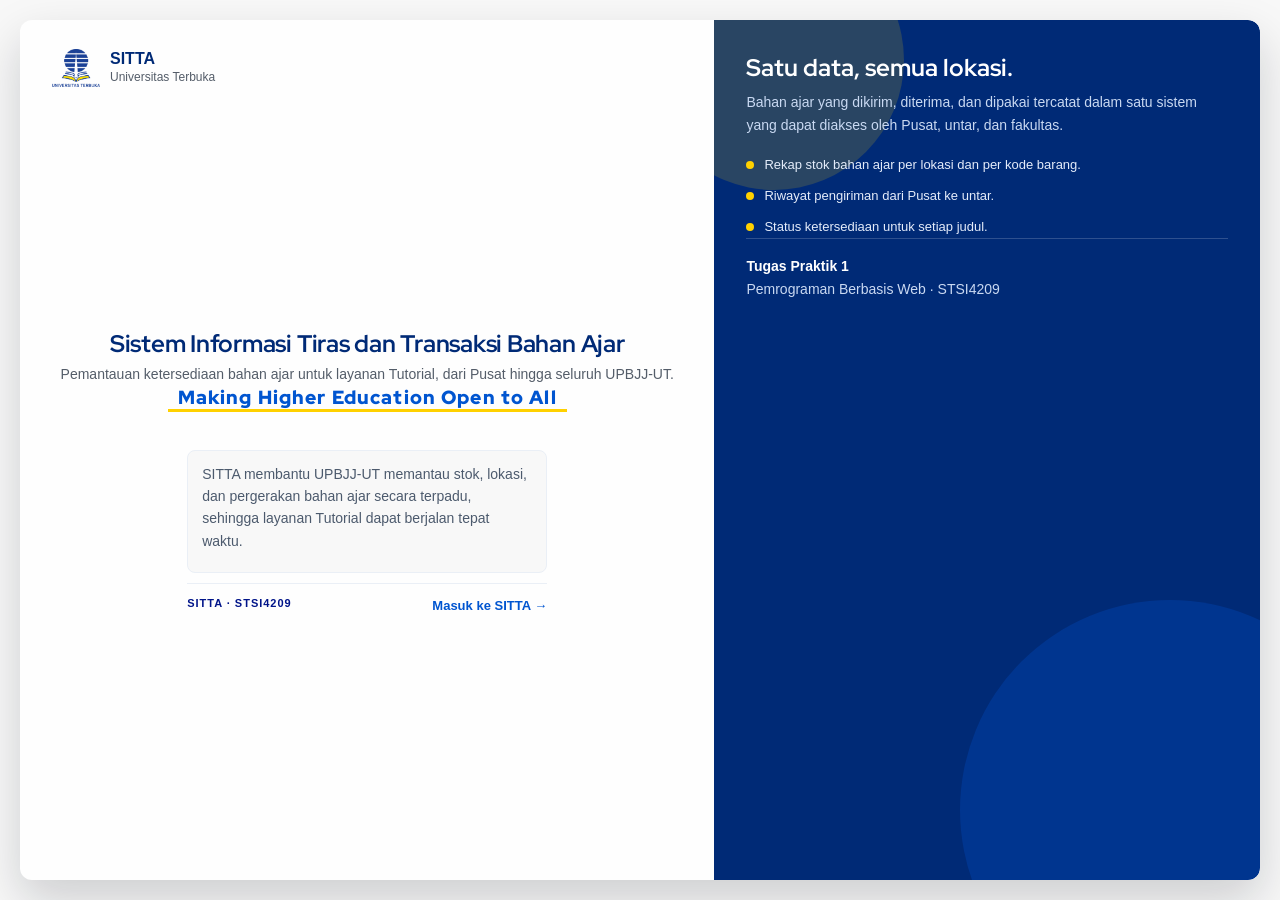
<file: index.html>
<!DOCTYPE html>
<html lang="id">
<head>
  <meta charset="UTF-8">
  <meta name="viewport" content="width=device-width, initial-scale=1.0">
  <title>SITTA - Pemrograman Berbasis Web - Praktik 1</title>
  <meta name="description" content="Sistem Informasi Tiras dan Transaksi Bahan Ajar Universitas Terbuka.">
  <link rel="preconnect" href="https://fonts.googleapis.com">
  <link rel="preconnect" href="https://fonts.gstatic.com" crossorigin>
  <link href="https://fonts.googleapis.com/css2?family=Interstate:wght@400;600;700&family=Red+Hat+Display:wght@700;800;900&display=swap" rel="stylesheet">
  <link rel="stylesheet" href="css/style.css">
</head>
<body class="auth-page">
  <div class="auth-shell">
    <main class="auth-panel">
      <a class="auth-brand" href="index.html">
        <img class="auth-brand-logo" src="img/logo-ut.png" alt="Logo Universitas Terbuka" width="48" height="48">
        <span class="auth-brand-text">
          <strong>SITTA</strong>
          <span class="auth-brand-label">Universitas Terbuka</span>
        </span>
      </a>

      <div class="auth-group">
        <div class="auth-head">
          <h1>Sistem Informasi Tiras dan Transaksi Bahan Ajar</h1>
          <p>Pemantauan ketersediaan bahan ajar untuk layanan Tutorial, dari Pusat hingga seluruh UPBJJ-UT.</p>
          <span class="auth-wordmark">Making Higher Education Open to All</span>
        </div>

        <div class="auth-body">
          <div class="demo-box">
            <p class="muted">SITTA membantu UPBJJ-UT memantau stok, lokasi, dan pergerakan bahan ajar secara terpadu, sehingga layanan Tutorial dapat berjalan tepat waktu.</p>
          </div>

          <div class="auth-links">
            <span class="eyebrow">SITTA &middot; STSI4209</span>
            <a class="text-button" href="login.html">Masuk ke SITTA &rarr;</a>
          </div>
        </div>
      </div>
    </main>

    <aside class="auth-aside">
      <div class="auth-aside-inner">
        <h2>Satu data, semua lokasi.</h2>
        <p>Bahan ajar yang dikirim, diterima, dan dipakai tercatat dalam satu sistem yang dapat diakses oleh Pusat, untar, dan fakultas.</p>
        <ul class="auth-aside-list">
          <li>Rekap stok bahan ajar per lokasi dan per kode barang.</li>
          <li>Riwayat pengiriman dari Pusat ke untar.</li>
          <li>Status ketersediaan untuk setiap judul.</li>
        </ul>
        <p class="auth-aside-meta">
          <strong>Tugas Praktik 1</strong>
          Pemrograman Berbasis Web &middot; STSI4209
        </p>
      </div>
    </aside>
  </div>

  <script src="js/auth.js"></script>
  <script>
    if (SittaAuth.sekarang()) {
      window.location.replace("dashboard.html");
    }
  </script>
</body>
</html>
</file>
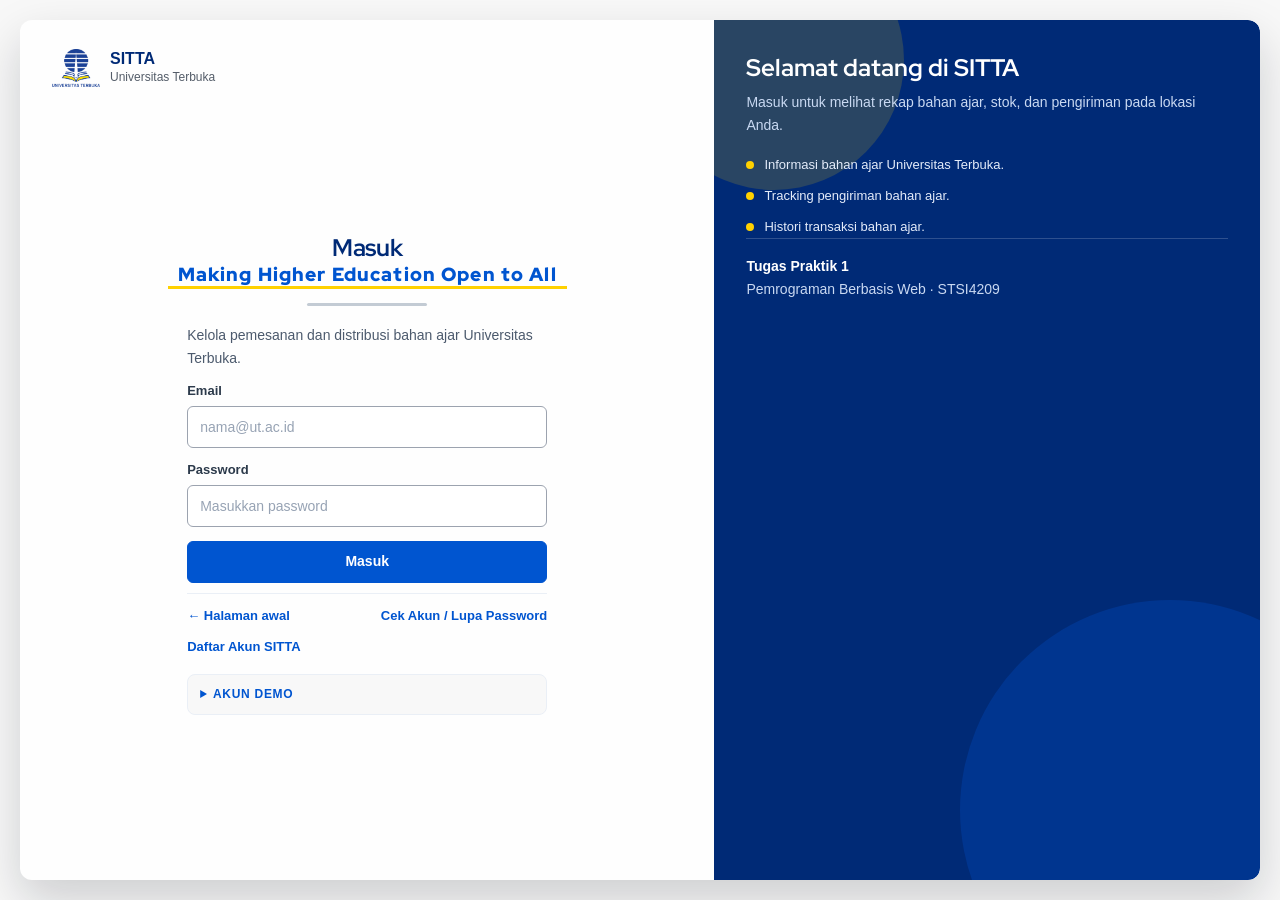
<file: dashboard.html>
<!DOCTYPE html>
<html lang="id">
<head>
  <meta charset="UTF-8">
  <meta name="viewport" content="width=device-width, initial-scale=1.0">
  <title>SITTA - Dashboard</title>
  <meta name="description" content="Dashboard Sistem Informasi Tiras dan Transaksi Bahan Ajar Universitas Terbuka.">
  <link rel="preconnect" href="https://fonts.googleapis.com">
  <link rel="preconnect" href="https://fonts.gstatic.com" crossorigin>
  <link href="https://fonts.googleapis.com/css2?family=Interstate:wght@400;600;700&family=Red+Hat+Display:wght@700;800;900&display=swap" rel="stylesheet">
  <link rel="stylesheet" href="css/style.css">
  <script src="js/sidebar-preload.js"></script>
</head>
<body>
  <div class="utility-bar">
    <div class="utility-bar-inner">
      <span>Universitas Terbuka - Sistem Informasi Tiras dan Transaksi Bahan Ajar</span>
      <nav class="utility-links" aria-label="Tautan layanan">
        <a href="https://www.ut.ac.id" target="_blank" rel="noopener">Situs UT</a>
        <a href="https://myut.ut.ac.id" target="_blank" rel="noopener">MyUT</a>
        <a href="https://halo-ut.ut.ac.id" target="_blank" rel="noopener">Hallo-UT 1500024</a>
      </nav>
    </div>
  </div>

  <header class="masthead">
    <div class="masthead-inner">
      <a class="brand" href="dashboard.html">
        <img class="brand-logo" src="img/logo-ut.png" alt="Logo Universitas Terbuka" width="58" height="58">
        <span class="brand-text">
          <strong>Universitas Terbuka</strong>
          <small>Pembelajaran jarak jauh - Making Higher Education Open to All</small>
        </span>
      </a>
      <div class="masthead-actions">
        <span class="masthead-session">Tugas Praktik 1 &middot; STSI4209</span>
        <div class="profile-anchor">
          <button class="profile-trigger" id="profileTrigger" type="button" aria-haspopup="true" aria-expanded="false" aria-controls="profileMenu">
            <span class="profile-avatar" aria-hidden="true"></span>
            <span class="profile-trigger-text"><strong>Memuat...</strong><small></small></span>
          </button>
          <div class="profile-menu" id="profileMenu" role="menu" aria-labelledby="profileTrigger" hidden>
            <div class="profile-summary"></div>
            <dl class="profile-details"></dl>
            <button class="logout" type="button">Keluar</button>
          </div>
        </div>
      </div>
    </div>
  </header>

  <div class="app-shell">
    <aside class="sidebar" id="sidebar">
      <button class="sidebar-toggle" id="sidebarToggle" type="button" aria-expanded="true" aria-controls="sidebar">
        <span class="sidebar-toggle-icon" aria-hidden="true"></span>
        <span class="sidebar-toggle-text">Ciutkan menu</span>
      </button>
      <h2>Menu Utama</h2>
      <nav aria-label="Navigasi utama">
        <a class="nav-link active" href="dashboard.html" data-hint="Dashboard"><span class="nav-icon" aria-hidden="true">DB</span><span class="nav-link-label">Dashboard</span></a>
        <a class="nav-link" href="stok.html" data-hint="Informasi Bahan Ajar"><span class="nav-icon" aria-hidden="true">BA</span><span class="nav-link-label">Informasi Bahan Ajar</span></a>
        <a class="nav-link" href="tracking.html" data-hint="Tracking Pengiriman"><span class="nav-icon" aria-hidden="true">TR</span><span class="nav-link-label">Tracking Pengiriman</span></a>
        <div class="nav-drop">
          <button class="nav-link nav-drop-trigger" type="button" aria-haspopup="true" aria-expanded="false" data-hint="Laporan">
            <span class="nav-icon" aria-hidden="true">LP</span><span class="nav-link-label">Laporan</span><span class="nav-caret" aria-hidden="true"></span>
          </button>
          <div class="nav-sub" role="menu" aria-label="Laporan">
            <a class="nav-sublink" role="menuitem" href="#laporanDO">Monitoring Progress DO Bahan Ajar</a>
            <a class="nav-sublink" role="menuitem" href="#rekapBahanAjar">Rekap Bahan Ajar</a>
          </div>
        </div>
        <a class="nav-link" href="#historiTransaksi" data-hint="Histori Transaksi Bahan Ajar"><span class="nav-icon" aria-hidden="true">HT</span><span class="nav-link-label">Histori Transaksi Bahan Ajar</span></a>
      </nav>
    </aside>

    <main class="main-content">
      <header class="topbar">
        <div>
          <p class="eyebrow">DASHBOARD</p>
          <h1 id="greeting">Selamat datang</h1>
          <p class="muted" id="loginTime"></p>
        </div>
        <div class="user-chip" id="userChip">Memuat...</div>
      </header>

      <section class="hero">
        <div>
          <p class="eyebrow">SISTEM INFORMASI TIRAS DAN TRANSAKSI BAHAN AJAR</p>
          <h2>Kelola bahan ajar dengan lebih mudah.</h2>
          <p>Gunakan menu di bawah untuk melihat stok, melacak pengiriman, dan memantau transaksi.</p>
        </div>
      </section>

      <section class="card-grid" aria-label="Menu utama">
        <a class="menu-card" href="stok.html">
          <span class="icon">BA</span><h3>Informasi Bahan Ajar</h3><p>Lihat stok bahan ajar beserta cover, kode, dan edisi.</p>
        </a>
        <a class="menu-card" href="tracking.html">
          <span class="icon">TR</span><h3>Tracking Pengiriman</h3><p>Cek status pengiriman berdasarkan nomor DO.</p>
        </a>
        <a class="menu-card" href="#laporanDO">
          <span class="icon">LP</span><h3>Laporan</h3><p>Monitoring progress DO dan rekap bahan ajar.</p>
        </a>
        <a class="menu-card" href="#historiTransaksi">
          <span class="icon">HT</span><h3>Histori Transaksi Bahan Ajar</h3><p>Lihat transaksi bahan ajar terakhir.</p>
        </a>
      </section>

      <section class="panel">
        <div class="table-head">
          <div><h2>Ringkasan</h2><p class="muted">Angka dihitung langsung dari data dummy di js/data.js.</p></div>
        </div>
        <div class="stat-grid">
          <div class="stat"><small>Total Bahan Ajar</small><strong id="statBahan">0</strong></div>
          <div class="stat"><small>Total Stok</small><strong id="statStok">0</strong></div>
          <div class="stat"><small>Nomor DO</small><strong id="statDO">0</strong></div>
          <div class="stat"><small>DO Selesai</small><strong id="statSelesai">0</strong></div>
        </div>
        <ul id="recentDO" class="do-list"></ul>
      </section>

      <section class="panel" id="laporanDO">
        <div class="table-head">
          <div><h2>Monitoring Progress DO Bahan Ajar</h2><p class="muted">Persentase pengiriman tiap nomor DO.</p></div>
          <label class="inline-field" for="reportFilter">Status
            <select id="reportFilter" class="compact-input">
              <option value="semua">Semua</option>
              <option value="selesai">Selesai</option>
            </select>
          </label>
        </div>
        <div class="table-wrap">
          <table>
            <caption class="sr-only">Monitoring progress delivery order bahan ajar</caption>
            <thead><tr><th>Nomor DO</th><th>Penerima</th><th>Ekspedisi</th><th>Progress</th><th>Status</th></tr></thead>
            <tbody id="reportDO"></tbody>
          </table>
        </div>
      </section>

      <section class="panel" id="rekapBahanAjar">
        <div class="table-head">
          <div><h2>Rekap Bahan Ajar</h2><p class="muted">Rekap lokasi, jenis, edisi, dan stok setiap kode barang.</p></div>
        </div>
        <div class="table-wrap">
          <table>
            <caption class="sr-only">Rekap bahan ajar</caption>
            <thead><tr><th>Kode Barang</th><th>Nama Bahan Ajar</th><th>Lokasi</th><th>Jenis</th><th>Edisi</th><th>Stok</th></tr></thead>
            <tbody id="reportRekap"></tbody>
          </table>
        </div>
      </section>

      <section class="panel" id="historiTransaksi">
        <div class="table-head">
          <div><h2>Histori Transaksi Bahan Ajar</h2><p class="muted">Riwayat transaksi dari data dummy.</p></div>
          <input id="cariTransaksi" class="compact-input" placeholder="Cari transaksi..." aria-label="Cari histori transaksi">
        </div>
        <div class="table-wrap">
          <table>
            <caption class="sr-only">Histori transaksi bahan ajar</caption>
            <thead><tr><th>ID</th><th>Tanggal</th><th>Nomor DO</th><th>Penerima</th><th>Lokasi</th><th>Jumlah</th><th>Total</th><th>Status</th></tr></thead>
            <tbody id="transaksiBody"></tbody>
          </table>
        </div>
      </section>
    </main>
  </div>

  <footer class="site-footer">
    <div class="site-footer-inner">
      <div>
        <h2>SITTA</h2>
        <p>Sistem Informasi Tiras dan Transaksi Bahan Ajar Universitas Terbuka. Aplikasi simulasi front-end untuk Tugas Praktik 1.</p>
      </div>
      <div>
        <h3>Menu</h3>
        <ul>
          <li><a href="dashboard.html">Dashboard</a></li>
          <li><a href="stok.html">Informasi Bahan Ajar</a></li>
          <li><a href="tracking.html">Tracking Pengiriman</a></li>
        </ul>
      </div>
      <div>
        <h3>Layanan UT</h3>
        <ul>
          <li><a href="https://www.ut.ac.id" target="_blank" rel="noopener">Situs UT</a></li>
          <li><a href="https://myut.ut.ac.id" target="_blank" rel="noopener">MyUT</a></li>
          <li><a href="https://halo-ut.ut.ac.id" target="_blank" rel="noopener">Hallo-UT 1500024</a></li>
        </ul>
      </div>
    </div>
    <div class="footer-bar">
      <div class="footer-bar-inner">
        <div class="footer-bar-accent"></div>
        <small>&copy; Universitas Terbuka &middot; Tugas Praktik 1 &middot; Pemrograman Berbasis Web (STSI4209). Data bersifat simulasi.</small>
      </div>
    </div>
  </footer>


  <script src="js/data.js"></script>
  <script src="js/auth.js"></script>
  <script src="js/ui.js"></script>
  <script src="js/sidebar.js"></script>
  <script src="js/profile.js"></script>
  <script src="js/dashboard.js"></script>
</body>
</html>
</file>
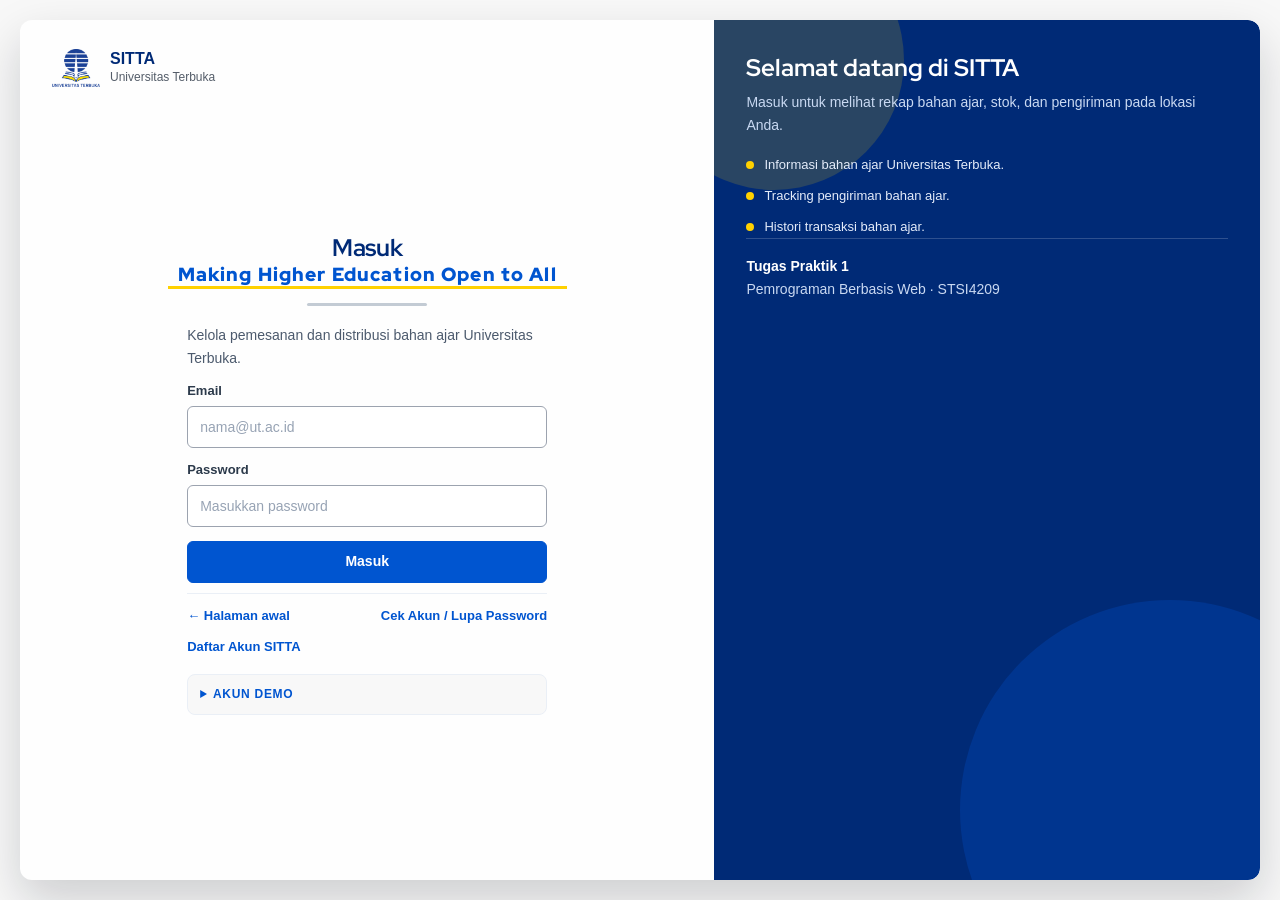
<file: login.html>
<!DOCTYPE html>
<html lang="id">
<head>
  <meta charset="UTF-8">
  <meta name="viewport" content="width=device-width, initial-scale=1.0">
  <title>SITTA - Masuk</title>
  <meta name="description" content="Sistem Informasi Tiras dan Transaksi Bahan Ajar Universitas Terbuka.">
  <link rel="preconnect" href="https://fonts.googleapis.com">
  <link rel="preconnect" href="https://fonts.gstatic.com" crossorigin>
  <link href="https://fonts.googleapis.com/css2?family=Interstate:wght@400;600;700&family=Red+Hat+Display:wght@700;800;900&display=swap" rel="stylesheet">
  <link rel="stylesheet" href="css/style.css">
</head>
<body class="auth-page">
  <div class="auth-shell">
    <main class="auth-panel">
      <a class="auth-brand" href="index.html">
        <img class="auth-brand-logo" src="img/logo-ut.png" alt="Logo Universitas Terbuka" width="48" height="48">
        <span class="auth-brand-text">
          <strong>SITTA</strong>
          <span class="auth-brand-label">Universitas Terbuka</span>
        </span>
      </a>

      <div class="auth-group">
        <div class="auth-head">
          <h1>Masuk</h1>
          <span class="auth-wordmark">Making Higher Education Open to All</span>
          <div class="auth-divider"></div>
        </div>

        <div class="auth-body">
          <p class="muted">Kelola pemesanan dan distribusi bahan ajar Universitas Terbuka.</p>

          <form id="loginForm" novalidate>
            <label for="email">Email</label>
            <input id="email" name="email" type="email" placeholder="nama@ut.ac.id" autocomplete="username" required>

            <label for="password">Password</label>
            <input id="password" name="password" type="password" placeholder="Masukkan password" autocomplete="current-password" required>

            <button class="btn btn-primary auth-submit" type="submit">Masuk</button>
          </form>

          <div class="auth-links">
            <a class="text-button" href="index.html">&larr; Halaman awal</a>
            <button class="text-button" type="button" data-modal="forgotModal">Cek Akun / Lupa Password</button>
            <button class="text-button" type="button" data-modal="registerModal">Daftar Akun SITTA</button>
          </div>

          <details class="auth-demo" id="demoBox">
            <summary>Akun demo</summary>
            <p class="muted">Klik salah satu akun untuk mengisi form otomatis.</p>
            <ul id="demoAccounts" class="demo-list"></ul>
          </details>

          <p id="demoNote" class="demo-note"></p>
        </div>
      </div>
    </main>

    <aside class="auth-aside">
      <div class="auth-aside-inner">
        <h2>Selamat datang di SITTA</h2>
        <p>Masuk untuk melihat rekap bahan ajar, stok, dan pengiriman pada lokasi Anda.</p>
        <ul class="auth-aside-list">
          <li>Informasi bahan ajar Universitas Terbuka.</li>
          <li>Tracking pengiriman bahan ajar.</li>
          <li>Histori transaksi bahan ajar.</li>
        </ul>
        <p class="auth-aside-meta">
          <strong>Tugas Praktik 1</strong>
          Pemrograman Berbasis Web &middot; STSI4209
        </p>
      </div>
    </aside>
  </div>

  <div class="modal" id="forgotModal" aria-hidden="true">
    <div class="modal-card" role="dialog" aria-modal="true" aria-labelledby="forgotTitle">
      <button class="modal-close" type="button" aria-label="Tutup">&times;</button>
      <h2 id="forgotTitle">Lupa Password</h2>
      <p class="muted">Masukkan email untuk menerima instruksi reset password.</p>
      <form id="forgotForm" novalidate>
        <label for="resetEmail">Email</label>
        <input id="resetEmail" type="email" placeholder="nama@ut.ac.id" required>
        <button class="btn btn-primary btn-block" type="submit">Kirim</button>
      </form>
    </div>
  </div>

  <div class="modal" id="registerModal" aria-hidden="true">
    <div class="modal-card" role="dialog" aria-modal="true" aria-labelledby="registerTitle">
      <button class="modal-close" type="button" aria-label="Tutup">&times;</button>
      <h2 id="registerTitle">Daftar Akun</h2>
      <p class="muted">Form pendaftaran sederhana untuk simulasi tugas.</p>
      <form id="registerForm" novalidate>
        <label for="registerName">Nama</label>
        <input id="registerName" placeholder="Nama lengkap" required>
        <label for="registerEmail">Email</label>
        <input id="registerEmail" type="email" placeholder="nama@ut.ac.id" required>
        <button class="btn btn-primary btn-block" type="submit">Daftar</button>
      </form>
    </div>
  </div>

  <script src="js/data.js"></script>
  <script src="js/auth.js"></script>
  <script src="js/ui.js"></script>
  <script src="js/login.js"></script>
</body>
</html>
</file>
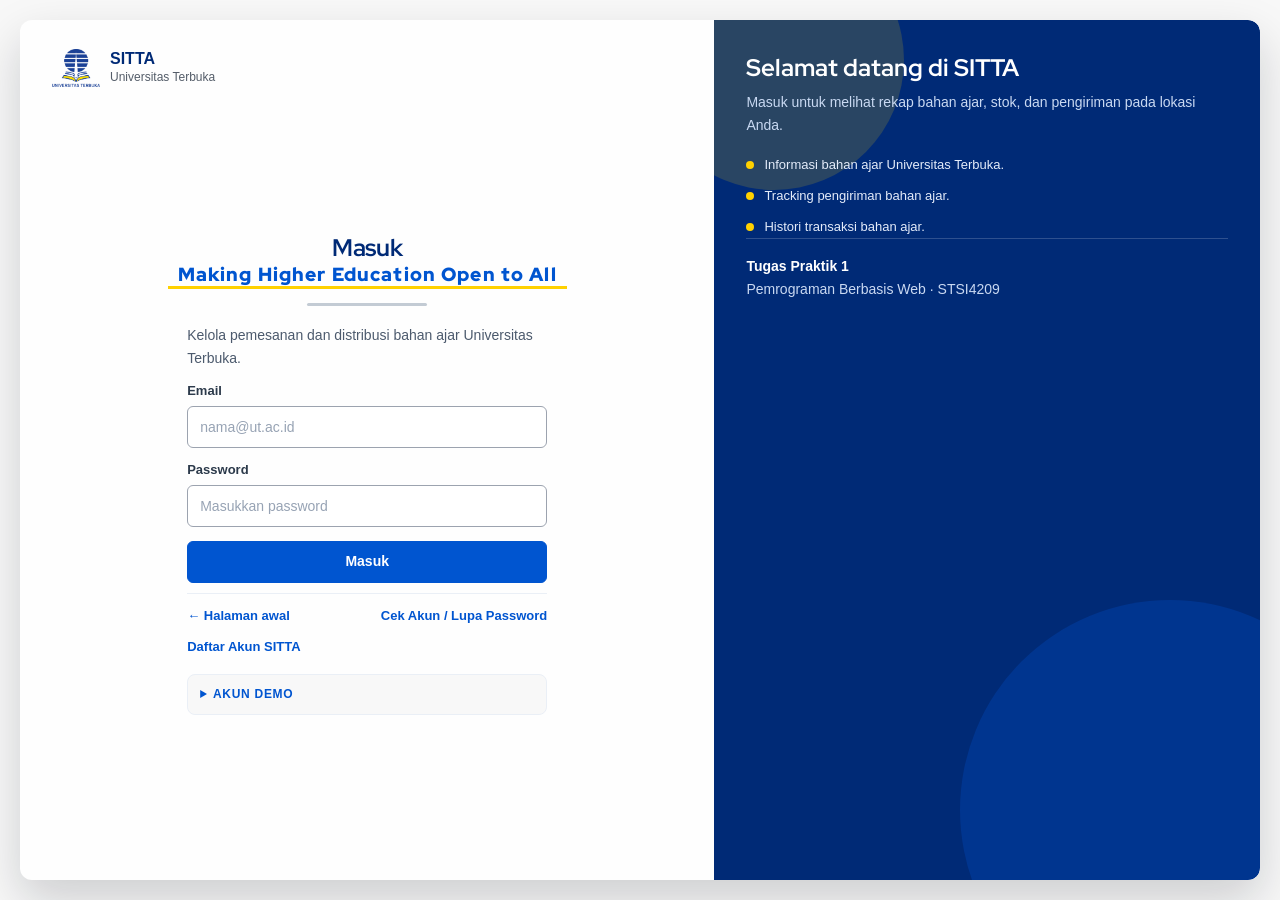
<file: stok.html>
<!DOCTYPE html>
<html lang="id">
<head>
  <meta charset="UTF-8">
  <meta name="viewport" content="width=device-width, initial-scale=1.0">
  <title>SITTA - Informasi Bahan Ajar</title>
  <meta name="description" content="Informasi stok bahan ajar Universitas Terbuka.">
  <link rel="preconnect" href="https://fonts.googleapis.com">
  <link rel="preconnect" href="https://fonts.gstatic.com" crossorigin>
  <link href="https://fonts.googleapis.com/css2?family=Interstate:wght@400;600;700&family=Red+Hat+Display:wght@700;800;900&display=swap" rel="stylesheet">
  <link rel="stylesheet" href="css/style.css">
  <script src="js/sidebar-preload.js"></script>
</head>
<body>
  <div class="utility-bar">
    <div class="utility-bar-inner">
      <span>Universitas Terbuka - Sistem Informasi Tiras dan Transaksi Bahan Ajar</span>
      <nav class="utility-links" aria-label="Tautan layanan">
        <a href="https://www.ut.ac.id" target="_blank" rel="noopener">Situs UT</a>
        <a href="https://myut.ut.ac.id" target="_blank" rel="noopener">MyUT</a>
        <a href="https://halo-ut.ut.ac.id" target="_blank" rel="noopener">Hallo-UT 1500024</a>
      </nav>
    </div>
  </div>

  <header class="masthead">
    <div class="masthead-inner">
      <a class="brand" href="dashboard.html">
        <img class="brand-logo" src="img/logo-ut.png" alt="Logo Universitas Terbuka" width="58" height="58">
        <span class="brand-text">
          <strong>Universitas Terbuka</strong>
          <small>Pembelajaran jarak jauh - Making Higher Education Open to All</small>
        </span>
      </a>
      <div class="masthead-actions">
        <span class="masthead-session">Tugas Praktik 1 &middot; STSI4209</span>
        <div class="profile-anchor">
          <button class="profile-trigger" id="profileTrigger" type="button" aria-haspopup="true" aria-expanded="false" aria-controls="profileMenu">
            <span class="profile-avatar" aria-hidden="true"></span>
            <span class="profile-trigger-text"><strong>Memuat...</strong><small></small></span>
          </button>
          <div class="profile-menu" id="profileMenu" role="menu" aria-labelledby="profileTrigger" hidden>
            <div class="profile-summary"></div>
            <dl class="profile-details"></dl>
            <button class="logout" type="button">Keluar</button>
          </div>
        </div>
      </div>
    </div>
  </header>

  <div class="app-shell">
    <aside class="sidebar" id="sidebar">
      <button class="sidebar-toggle" id="sidebarToggle" type="button" aria-expanded="true" aria-controls="sidebar">
        <span class="sidebar-toggle-icon" aria-hidden="true"></span>
        <span class="sidebar-toggle-text">Ciutkan menu</span>
      </button>
      <h2>Menu Utama</h2>
      <nav aria-label="Navigasi utama">
        <a class="nav-link" href="dashboard.html" data-hint="Dashboard"><span class="nav-icon" aria-hidden="true">DB</span><span class="nav-link-label">Dashboard</span></a>
        <a class="nav-link active" href="stok.html" data-hint="Informasi Bahan Ajar"><span class="nav-icon" aria-hidden="true">BA</span><span class="nav-link-label">Informasi Bahan Ajar</span></a>
        <a class="nav-link" href="tracking.html" data-hint="Tracking Pengiriman"><span class="nav-icon" aria-hidden="true">TR</span><span class="nav-link-label">Tracking Pengiriman</span></a>
        <div class="nav-drop">
          <button class="nav-link nav-drop-trigger" type="button" aria-haspopup="true" aria-expanded="false" data-hint="Laporan">
            <span class="nav-icon" aria-hidden="true">LP</span><span class="nav-link-label">Laporan</span><span class="nav-caret" aria-hidden="true"></span>
          </button>
          <div class="nav-sub" role="menu" aria-label="Laporan">
            <a class="nav-sublink" role="menuitem" href="dashboard.html#laporanDO">Monitoring Progress DO Bahan Ajar</a>
            <a class="nav-sublink" role="menuitem" href="dashboard.html#rekapBahanAjar">Rekap Bahan Ajar</a>
          </div>
        </div>
        <a class="nav-link" href="dashboard.html#historiTransaksi" data-hint="Histori Transaksi Bahan Ajar"><span class="nav-icon" aria-hidden="true">HT</span><span class="nav-link-label">Histori Transaksi Bahan Ajar</span></a>
      </nav>
    </aside>

    <main class="main-content">
      <header class="topbar">
        <div>
          <p class="eyebrow">Bahan Ajar</p>
          <h1>Informasi Bahan Ajar</h1>
        </div>
        <button class="btn btn-primary" id="addStockButton" type="button">+ Tambah Stok</button>
      </header>

      <section class="panel">
        <div class="table-head">
          <div>
            <h2>Daftar Bahan Ajar</h2>
            <p class="muted">Data diambil dari <code>dataBahanAjar</code> di <code>js/data.js</code> dan dapat ditambah memakai DOM.</p>
          </div>
          <div class="table-tools">
            <span class="count-badge" id="stockCount">0 data</span>
            <input id="stockSearch" class="compact-input" placeholder="Cari bahan ajar..." aria-label="Cari bahan ajar">
          </div>
        </div>
        <div class="table-wrap">
          <table>
            <caption class="sr-only">Daftar stok bahan ajar</caption>
            <thead>
              <tr>
                <th scope="col">Cover</th>
                <th scope="col">Kode Barang</th>
                <th scope="col">Nama Bahan Ajar</th>
                <th scope="col">Kode Lokasi</th>
                <th scope="col">Jenis</th>
                <th scope="col">Stok</th>
                <th scope="col">Status</th>
              </tr>
            </thead>
            <tbody id="stockTableBody"></tbody>
          </table>
        </div>
      </section>
    </main>
  </div>

  <footer class="site-footer">
    <div class="site-footer-inner">
      <div>
        <h2>SITTA</h2>
        <p>Sistem Informasi Tiras dan Transaksi Bahan Ajar Universitas Terbuka. Aplikasi simulasi front-end untuk Tugas Praktik 1.</p>
      </div>
      <div>
        <h3>Menu</h3>
        <ul>
          <li><a href="dashboard.html">Dashboard</a></li>
          <li><a href="stok.html">Informasi Bahan Ajar</a></li>
          <li><a href="tracking.html">Tracking Pengiriman</a></li>
        </ul>
      </div>
      <div>
        <h3>Layanan UT</h3>
        <ul>
          <li><a href="https://www.ut.ac.id" target="_blank" rel="noopener">Situs UT</a></li>
          <li><a href="https://myut.ut.ac.id" target="_blank" rel="noopener">MyUT</a></li>
          <li><a href="https://halo-ut.ut.ac.id" target="_blank" rel="noopener">Hallo-UT 1500024</a></li>
        </ul>
      </div>
    </div>
    <div class="footer-bar">
      <div class="footer-bar-inner">
        <div class="footer-bar-accent"></div>
        <small>&copy; Universitas Terbuka &middot; Tugas Praktik 1 &middot; Pemrograman Berbasis Web (STSI4209). Data bersifat simulasi.</small>
      </div>
    </div>
  </footer>

  <div class="modal" id="stockModal" aria-hidden="true">
    <div class="modal-card" role="dialog" aria-modal="true" aria-labelledby="stockModalTitle">
      <button class="modal-close" type="button" aria-label="Tutup">&times;</button>
      <h2 id="stockModalTitle">Tambah Stok Bahan Ajar</h2>
      <form id="stockForm" novalidate>
        <label for="stockLocation">Kode Lokasi</label>
        <input id="stockLocation" placeholder="Contoh: 0JKT01" required>

        <label for="stockCode">Kode Barang</label>
        <input id="stockCode" placeholder="Contoh: EKMA4300" required>
        <span class="field-error" id="stockCodeError"></span>

        <label for="stockName">Nama Bahan Ajar</label>
        <input id="stockName" placeholder="Contoh: Pengantar Ilmu Komunikasi" required>

        <label for="stockType">Jenis Barang</label>
        <input id="stockType" value="BMP" required>

        <label for="stockEdition">Edisi</label>
        <input id="stockEdition" placeholder="Contoh: 1" required>

        <label for="stockAmount">Jumlah Stok</label>
        <input id="stockAmount" type="number" min="0" step="1" required>

        <label for="stockCover">Cover</label>
        <select id="stockCover"></select>

        <button class="btn btn-primary btn-block" type="submit">Tambah ke Tabel</button>
      </form>
    </div>
  </div>


  <script src="js/data.js"></script>
  <script src="js/auth.js"></script>
  <script src="js/ui.js"></script>
  <script src="js/sidebar.js"></script>
  <script src="js/profile.js"></script>
  <script src="js/stok.js"></script>
</body>
</html>
</file>
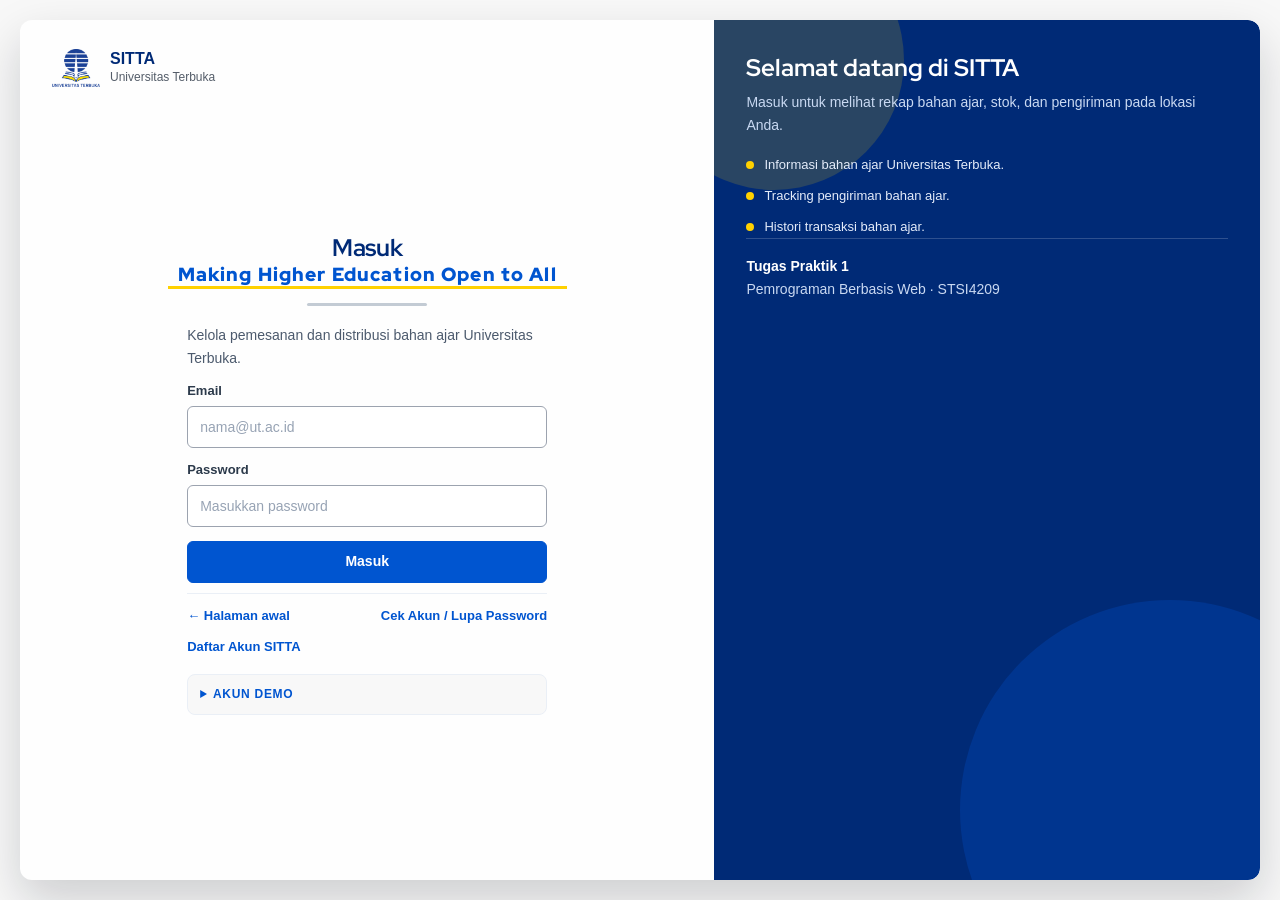
<file: tracking.html>
<!DOCTYPE html>
<html lang="id">
<head>
  <meta charset="UTF-8">
  <meta name="viewport" content="width=device-width, initial-scale=1.0">
  <title>SITTA - Tracking Pengiriman</title>
  <meta name="description" content="Tracking pengiriman bahan ajar Universitas Terbuka.">
  <link rel="preconnect" href="https://fonts.googleapis.com">
  <link rel="preconnect" href="https://fonts.gstatic.com" crossorigin>
  <link href="https://fonts.googleapis.com/css2?family=Interstate:wght@400;600;700&family=Red+Hat+Display:wght@700;800;900&display=swap" rel="stylesheet">
  <link rel="stylesheet" href="css/style.css">
  <script src="js/sidebar-preload.js"></script>
</head>
<body>
  <div class="utility-bar">
    <div class="utility-bar-inner">
      <span>Universitas Terbuka - Sistem Informasi Tiras dan Transaksi Bahan Ajar</span>
      <nav class="utility-links" aria-label="Tautan layanan">
        <a href="https://www.ut.ac.id" target="_blank" rel="noopener">Situs UT</a>
        <a href="https://myut.ut.ac.id" target="_blank" rel="noopener">MyUT</a>
        <a href="https://halo-ut.ut.ac.id" target="_blank" rel="noopener">Hallo-UT 1500024</a>
      </nav>
    </div>
  </div>

  <header class="masthead">
    <div class="masthead-inner">
      <a class="brand" href="dashboard.html">
        <img class="brand-logo" src="img/logo-ut.png" alt="Logo Universitas Terbuka" width="58" height="58">
        <span class="brand-text">
          <strong>Universitas Terbuka</strong>
          <small>Pembelajaran jarak jauh - Making Higher Education Open to All</small>
        </span>
      </a>
      <div class="masthead-actions">
        <span class="masthead-session">Tugas Praktik 1 &middot; STSI4209</span>
        <div class="profile-anchor">
          <button class="profile-trigger" id="profileTrigger" type="button" aria-haspopup="true" aria-expanded="false" aria-controls="profileMenu">
            <span class="profile-avatar" aria-hidden="true"></span>
            <span class="profile-trigger-text"><strong>Memuat...</strong><small></small></span>
          </button>
          <div class="profile-menu" id="profileMenu" role="menu" aria-labelledby="profileTrigger" hidden>
            <div class="profile-summary"></div>
            <dl class="profile-details"></dl>
            <button class="logout" type="button">Keluar</button>
          </div>
        </div>
      </div>
    </div>
  </header>

  <div class="app-shell">
    <aside class="sidebar" id="sidebar">
      <button class="sidebar-toggle" id="sidebarToggle" type="button" aria-expanded="true" aria-controls="sidebar">
        <span class="sidebar-toggle-icon" aria-hidden="true"></span>
        <span class="sidebar-toggle-text">Ciutkan menu</span>
      </button>
      <h2>Menu Utama</h2>
      <nav aria-label="Navigasi utama">
        <a class="nav-link" href="dashboard.html" data-hint="Dashboard"><span class="nav-icon" aria-hidden="true">DB</span><span class="nav-link-label">Dashboard</span></a>
        <a class="nav-link" href="stok.html" data-hint="Informasi Bahan Ajar"><span class="nav-icon" aria-hidden="true">BA</span><span class="nav-link-label">Informasi Bahan Ajar</span></a>
        <a class="nav-link active" href="tracking.html" data-hint="Tracking Pengiriman"><span class="nav-icon" aria-hidden="true">TR</span><span class="nav-link-label">Tracking Pengiriman</span></a>
        <div class="nav-drop">
          <button class="nav-link nav-drop-trigger" type="button" aria-haspopup="true" aria-expanded="false" data-hint="Laporan">
            <span class="nav-icon" aria-hidden="true">LP</span><span class="nav-link-label">Laporan</span><span class="nav-caret" aria-hidden="true"></span>
          </button>
          <div class="nav-sub" role="menu" aria-label="Laporan">
            <a class="nav-sublink" role="menuitem" href="dashboard.html#laporanDO">Monitoring Progress DO Bahan Ajar</a>
            <a class="nav-sublink" role="menuitem" href="dashboard.html#rekapBahanAjar">Rekap Bahan Ajar</a>
          </div>
        </div>
        <a class="nav-link" href="dashboard.html#historiTransaksi" data-hint="Histori Transaksi Bahan Ajar"><span class="nav-icon" aria-hidden="true">HT</span><span class="nav-link-label">Histori Transaksi Bahan Ajar</span></a>
      </nav>
    </aside>

    <main class="main-content">
      <header class="topbar">
        <div>
          <p class="eyebrow">Pengiriman</p>
          <h1>Tracking Pengiriman</h1>
        </div>
      </header>

      <section class="panel">
        <h2>Cari Delivery Order</h2>
        <p class="muted">Masukkan nomor DO untuk melihat nama mahasiswa, status, ekspedisi, dan total pembayaran.</p>
        <form id="trackingForm" class="search-form" novalidate>
          <label class="sr-only" for="doNumber">Nomor Delivery Order</label>
          <input id="doNumber" inputmode="numeric" placeholder="Contoh: 2023001234" autocomplete="off">
          <button class="btn btn-primary" type="submit">Cari</button>
        </form>
        <p class="eyebrow demo-label">Nomor DO Tersedia</p>
        <ul id="doSuggestions" class="demo-list"></ul>
      </section>

      <section id="trackingResult" class="panel hidden" aria-live="polite"></section>
    </main>
  </div>

  <footer class="site-footer">
    <div class="site-footer-inner">
      <div>
        <h2>SITTA</h2>
        <p>Sistem Informasi Tiras dan Transaksi Bahan Ajar Universitas Terbuka. Aplikasi simulasi front-end untuk Tugas Praktik 1.</p>
      </div>
      <div>
        <h3>Menu</h3>
        <ul>
          <li><a href="dashboard.html">Dashboard</a></li>
          <li><a href="stok.html">Informasi Bahan Ajar</a></li>
          <li><a href="tracking.html">Tracking Pengiriman</a></li>
        </ul>
      </div>
      <div>
        <h3>Layanan UT</h3>
        <ul>
          <li><a href="https://www.ut.ac.id" target="_blank" rel="noopener">Situs UT</a></li>
          <li><a href="https://myut.ut.ac.id" target="_blank" rel="noopener">MyUT</a></li>
          <li><a href="https://halo-ut.ut.ac.id" target="_blank" rel="noopener">Hallo-UT 1500024</a></li>
        </ul>
      </div>
    </div>
    <div class="footer-bar">
      <div class="footer-bar-inner">
        <div class="footer-bar-accent"></div>
        <small>&copy; Universitas Terbuka &middot; Tugas Praktik 1 &middot; Pemrograman Berbasis Web (STSI4209). Data bersifat simulasi.</small>
      </div>
    </div>
  </footer>


  <script src="js/data.js"></script>
  <script src="js/auth.js"></script>
  <script src="js/ui.js"></script>
  <script src="js/sidebar.js"></script>
  <script src="js/profile.js"></script>
  <script src="js/tracking.js"></script>
</body>
</html>
</file>
<file: css/style.css>
:root {
  --ut-blue: #001489;
  --ut-blue-dark: #00116b;
  --ut-blue-deep: #000c4a;
  --ut-blue-light: #e8ecf7;

  --ut-yellow: #ffd100;
  --ut-yellow-soft: #ffdf70;
  --ut-yellow-wash: #fff8e0;

  --ut-ink: #16202e;
  --ut-ink-soft: #4c5a6d;
  --ut-line: #dbe2ec;
  --ut-line-soft: #eaeff6;
  --ut-surface: #ffffff;
  --ut-canvas: #f4f7fb;
  --ut-inset: #f7f9fc;

  --ut-success: #1a7f37;
  --ut-success-wash: #dafbe1;
  --ut-warning: #9a6700;
  --ut-warning-wash: #fff8c5;
  --ut-danger: #cf222e;
  --ut-danger-wash: #ffe9ea;

  --radius-sm: 4px;
  --radius-md: 6px;
  --radius-lg: 8px;
  --radius-pill: 999px;

  /* Refined at runtime by js/sidebar.js from measured chrome heights. */
  --shell-min-height: calc(100vh - 260px);

  --myut-blue: #0055d0;
  --myut-blue-link: #3389fe;
  --myut-navy: #002a76;
  --myut-blue-hover: #1e3a8a;

  --myut-neutral-1: #2c3a4b;
  --myut-neutral-2: #394452;
  --myut-neutral-3: #545d69;
  --myut-neutral-4: #6d7580;
  --myut-neutral-5: #858c94;
  --myut-neutral-black: #09101d;
  --myut-surface: #fefefe;
  --myut-canvas: #f8f8f8;

  --shadow-sm: 0 1px 3px 0 rgba(0, 0, 0, 0.1), 0 1px 2px -1px rgba(0, 0, 0, 0.1);
  --shadow-md: 0 4px 4px rgba(0, 0, 0, 0.25);
  --shadow-lg: 0 9px 12px rgba(0, 0, 0, 0.14), 0 3px 16px rgba(0, 0, 0, 0.12);

  --ut-accent-bar: var(--ut-yellow);
}

*,
*::before,
*::after {
  box-sizing: border-box;
}

html {
  scroll-behavior: smooth;
  scroll-padding-top: 96px;
}

body {
  margin: 0;
  font-family: "Interstate", "Open Sans", "Segoe UI", Roboto, "Helvetica Neue", Arial, sans-serif;
  font-size: 14px;
  line-height: 1.6;
  color: var(--ut-ink);
  background: var(--ut-canvas);
  -webkit-font-smoothing: antialiased;
}

h1,
h2,
h3,
.brand-wordmark {
  font-family: "Red Hat Display", "Interstate", "Segoe UI", Roboto, Arial, sans-serif;
  color: var(--ut-blue-deep);
}

h1 {
  margin: 0 0 6px;
  font-size: 26px;
  font-weight: 700;
  line-height: 1.25;
  letter-spacing: -0.01em;
}

h2 {
  margin: 0 0 4px;
  font-size: 18px;
  font-weight: 700;
  line-height: 1.3;
}

h3 {
  margin: 14px 0 4px;
  font-size: 16px;
  font-weight: 700;
}

p {
  margin: 0 0 8px;
}

a {
  color: var(--ut-blue);
  text-decoration: none;
}

a:hover {
  text-decoration: underline;
}

img {
  max-width: 100%;
}

code {
  padding: 1px 5px;
  font-family: ui-monospace, SFMono-Regular, Menlo, Consolas, monospace;
  font-size: 12px;
  background: var(--ut-inset);
  border: 1px solid var(--ut-line-soft);
  border-radius: var(--radius-sm);
}

.muted {
  color: var(--ut-ink-soft);
  line-height: 1.6;
}

.eyebrow {
  margin: 0 0 6px;
  font-size: 11px;
  font-weight: 700;
  letter-spacing: 0.09em;
  text-transform: uppercase;
  color: var(--ut-blue);
}

.subheading {
  margin: 24px 0 10px;
  font-size: 16px;
  font-weight: 700;
}

.sr-only {
  position: absolute;
  width: 1px;
  height: 1px;
  padding: 0;
  margin: -1px;
  overflow: hidden;
  clip: rect(0, 0, 0, 0);
  white-space: nowrap;
  border: 0;
}

label {
  display: block;
  margin: 16px 0 6px;
  font-size: 13px;
  font-weight: 600;
  color: var(--ut-ink);
}

label.inline-field {
  display: flex;
  align-items: center;
  gap: 8px;
  margin: 0;
  font-size: 12px;
  font-weight: 700;
  letter-spacing: 0.04em;
  text-transform: uppercase;
  color: var(--ut-ink-soft);
}

input,
select,
textarea {
  width: 100%;
  padding: 9px 12px;
  font: inherit;
  color: var(--ut-ink);
  background: var(--ut-surface);
  border: 1px solid #c3cede;
  border-radius: var(--radius-md);
  outline: none;
  transition: border-color 0.15s, box-shadow 0.15s;
}

input::placeholder {
  color: #97a3b4;
}

input:focus,
select:focus,
textarea:focus {
  border-color: var(--ut-blue);
  box-shadow: 0 0 0 3px var(--ut-blue-light);
}

.compact-input {
  max-width: 260px;
}

.field-error {
  display: block;
  min-height: 16px;
  margin: 4px 0 0;
  font-size: 12px;
  color: var(--ut-danger);
}

.btn {
  display: inline-block;
  padding: 9px 18px;
  font-size: 14px;
  font-weight: 600;
  line-height: 1.4;
  text-align: center;
  color: var(--myut-blue);
  background: var(--ut-surface);
  border: 1px solid var(--myut-blue);
  border-radius: var(--radius-md);
  cursor: pointer;
  transition: all 0.3s ease;
}

.btn:hover {
  background: #eaeaff;
  text-decoration: none;
}

.btn:active {
  transform: translateY(1px);
}

.btn-primary {
  color: #ffffff;
  background: var(--myut-blue);
  border-color: var(--myut-blue);
  box-shadow: none;
}

.btn-primary:hover {
  background: #004bb0;
  border-color: #004bb0;
}

.btn-block {
  width: 100%;
  margin-top: 22px;
}

.text-button {
  padding: 4px 2px;
  font: inherit;
  font-weight: 600;
  color: var(--ut-blue);
  background: none;
  border: 0;
  cursor: pointer;
}

.text-button:hover {
  text-decoration: underline;
}

.utility-bar {
  background: var(--ut-blue-deep);
  color: #cddcf0;
  font-size: 12px;
}

.utility-bar-inner {
  display: flex;
  flex-wrap: wrap;
  align-items: center;
  justify-content: space-between;
  gap: 8px;
  width: min(1360px, 100%);
  margin: 0 auto;
  padding: 6px 24px;
}

.utility-bar a {
  color: #ffffff;
  font-weight: 600;
}

.utility-links {
  display: flex;
  flex-wrap: wrap;
  gap: 16px;
}

.masthead {
  position: sticky;
  top: 0;
  z-index: 20;
  background: var(--ut-surface);
  box-shadow: var(--shadow-sm);
}

.masthead::after {
  content: "";
  display: block;
  height: 4px;
  background: var(--ut-accent-bar);
}

.masthead-inner {
  display: flex;
  flex-wrap: wrap;
  align-items: center;
  justify-content: space-between;
  gap: 16px;
  width: min(1360px, 100%);
  margin: 0 auto;
  padding: 14px 24px;
}

.brand {
  display: flex;
  align-items: center;
  gap: 14px;
}

.brand-logo {
  flex: none;
  width: 58px;
  height: 58px;
  object-fit: contain;
  border-radius: var(--radius-md);
  background: var(--ut-surface);
  box-shadow: var(--shadow-sm);
}

.brand-text strong {
  display: block;
  font-family: "Red Hat Display", "Interstate", Arial, sans-serif;
  font-size: 20px;
  font-weight: 800;
  letter-spacing: 0.02em;
  line-height: 1.1;
  color: var(--ut-blue-deep);
}

.brand-text small {
  display: block;
  font-size: 12px;
  color: var(--ut-ink-soft);
}

.masthead-nav {
  display: flex;
  flex-wrap: wrap;
  align-items: center;
  gap: 6px;
}

.masthead-link {
  padding: 7px 12px;
  font-size: 13px;
  font-weight: 600;
  color: var(--ut-blue-deep);
  border-radius: var(--radius-md);
}

.masthead-link:hover {
  background: var(--ut-blue-light);
  text-decoration: none;
}

.masthead-link.active {
  color: var(--ut-blue-deep);
  background: var(--ut-yellow-wash);
  box-shadow: inset 0 -3px 0 var(--ut-yellow);
}

.masthead-session {
  padding: 6px 14px;
  font-size: 12px;
  font-weight: 600;
  color: var(--ut-blue-deep);
  background: var(--ut-blue-light);
  border-radius: var(--radius-pill);
}

.masthead-session strong {
  font-weight: 700;
}

.masthead-actions {
  display: flex;
  align-items: center;
  gap: 12px;
}

.profile-trigger {
  position: relative;
  display: flex;
  align-items: center;
  gap: 10px;
  padding: 5px 14px 5px 5px;
  font: inherit;
  text-align: left;
  color: var(--ut-blue-deep);
  background: var(--ut-blue-light);
  border: 1px solid var(--ut-line);
  border-radius: var(--radius-pill);
  cursor: pointer;
  transition: background 0.15s, border-color 0.15s;
}

.profile-trigger:hover {
  background: #dbe4f4;
  border-color: var(--ut-blue);
}

.profile-trigger:focus-visible {
  outline: 2px solid var(--ut-blue);
  outline-offset: 2px;
}

.profile-avatar {
  display: grid;
  place-items: center;
  flex: none;
  width: 36px;
  height: 36px;
  font-size: 14px;
  font-weight: 800;
  color: var(--ut-surface);
  background: var(--ut-blue);
  border-radius: 50%;
}

.profile-trigger-text strong {
  display: block;
  font-size: 13px;
  font-weight: 700;
  line-height: 1.2;
  color: var(--ut-blue-deep);
}

.profile-trigger-text small {
  display: block;
  font-size: 11px;
  line-height: 1.3;
  color: var(--ut-ink-soft);
}

.profile-anchor {
  position: relative;
}

.profile-menu {
  position: absolute;
  top: calc(100% + 10px);
  right: 0;
  z-index: 50;
  width: 280px;
  padding: 16px;
  background: #fefefe;
  border-radius: var(--radius-md);
  box-shadow: var(--shadow-lg);
}

.profile-menu[hidden] {
  display: none;
}

.profile-menu::before {
  content: "";
  position: absolute;
  top: -5px;
  right: 20px;
  width: 10px;
  height: 10px;
  background: #fefefe;
  transform: rotate(45deg);
}

.site-footer {
  color: #d6e2f2;
  background: var(--ut-blue-deep);
}

.site-footer-inner {
  width: min(1360px, 100%);
  margin: 0 auto;
  padding: 28px 24px;
  display: grid;
  gap: 20px;
  grid-template-columns: 1.4fr 1fr 1fr;
}

.site-footer h2,
.site-footer h3 {
  color: var(--ut-yellow);
  margin-bottom: 8px;
}

.site-footer p {
  margin: 0;
  font-size: 13px;
  line-height: 1.7;
}

.site-footer ul {
  margin: 0;
  padding-left: 16px;
  font-size: 13px;
  line-height: 1.9;
}

.site-footer a {
  color: #ffffff;
}

.footer-bar {
  border-top: 1px solid rgba(255, 255, 255, 0.16);
  background: var(--ut-blue);
}

.footer-bar-inner {
  width: min(1360px, 100%);
  margin: 0 auto;
  padding: 10px 24px 14px;
}

.footer-bar-accent {
  height: 6px;
  margin-bottom: 10px;
  background: var(--ut-accent-bar);
  border-radius: var(--radius-sm);
}

.footer-bar small {
  color: #cddcf0;
  font-size: 12px;
}

.auth-page {
  height: 100vh;
  height: 100dvh;
  overflow: hidden;
  display: grid;
  place-items: center;
  padding: 20px;
  background: var(--myut-canvas);
}

.auth-shell {
  display: flex;
  width: min(1440px, 100%);
  height: min(900px, 100%);
  overflow: hidden;
  background: var(--myut-surface);
  border-radius: 12px;
  box-shadow: 0 20px 48px rgba(9, 16, 29, 0.18);
}

.auth-panel {
  display: flex;
  flex-direction: column;
  flex: 1 1 auto;
  min-width: 0;
  padding: 24px 32px;
  overflow: hidden;
  border-radius: 12px 0 0 12px;
}

.auth-brand {
  display: flex;
  align-items: center;
  gap: 10px;
  text-decoration: none;
}

.auth-brand:hover {
  text-decoration: none;
}

.auth-brand-logo {
  width: 48px;
  height: 48px;
  object-fit: contain;
}

.auth-brand-text {
  min-width: 0;
}

.auth-brand strong {
  display: block;
  font-size: 16px;
  font-weight: 700;
  line-height: 1.2;
  color: var(--myut-navy);
}

.auth-brand-label {
  display: block;
  font-size: 12px;
  color: var(--myut-neutral-3);
}

.auth-group {
  margin: auto 0;
  padding: 16px 0;
}

.auth-head {
  margin-top: 20px;
  text-align: center;
}

.auth-group .auth-head {
  margin-top: 0;
}

.auth-head h1 {
  margin: 0;
  font-size: 24px;
  line-height: 1.25;
  color: var(--myut-navy);
}

.auth-head p {
  margin: 4px 0 0;
  font-size: 14px;
  color: var(--myut-neutral-3);
}

.auth-wordmark {
  display: inline-block;
  margin-top: 2px;
  padding: 0 10px 2px;
  font-family: "Red Hat Display", Arial, sans-serif;
  font-size: 19px;
  font-weight: 900;
  letter-spacing: 0.06em;
  line-height: 1;
  color: var(--myut-blue);
  border-bottom: 3px solid var(--ut-yellow);
}

.auth-divider {
  width: 120px;
  height: 3px;
  margin: 14px auto 0;
  border-radius: 3px;
  background: #c3cbd4;
}

.auth-body {
  flex: 1 1 auto;
  width: min(360px, 100%);
  min-height: 0;
  margin: 18px auto 0;
  overflow-y: auto;
  scrollbar-width: thin;
}

.auth-body::-webkit-scrollbar {
  width: 6px;
}

.auth-body::-webkit-scrollbar-thumb {
  border-radius: 6px;
  background: var(--ut-line);
}

.auth-body h2 {
  margin-bottom: 4px;
  font-size: 18px;
  color: var(--myut-navy);
}

.auth-body label {
  margin: 12px 0 4px;
  font-size: 13px;
  color: var(--myut-neutral-1);
}

.auth-body input {
  padding: 9px 12px;
  border-color: #9ca3af;
  border-radius: 6px;
}

.auth-body input:focus {
  border-color: var(--myut-blue);
  box-shadow: 0 0 0 3px rgba(0, 85, 208, 0.16);
}

.auth-submit {
  width: 100%;
  margin-top: 14px;
  padding: 10px 18px;
  font-size: 14px;
  font-weight: 600;
  color: #ffffff;
  background: var(--myut-blue);
  border: 1px solid var(--myut-blue);
  border-radius: 6px;
}

.auth-submit:hover {
  color: #ffffff;
  background: #004bb0;
  border-color: #004bb0;
}

.auth-links {
  display: flex;
  flex-wrap: wrap;
  align-items: center;
  justify-content: space-between;
  gap: 6px;
  margin-top: 10px;
  padding-top: 10px;
  border-top: 1px solid var(--ut-line-soft);
}

.auth-links .text-button {
  padding: 2px 0;
  font-size: 13px;
  color: var(--myut-blue);
}

.auth-demo {
  margin-top: 14px;
  padding: 10px 12px;
  background: var(--myut-canvas);
  border: 1px solid var(--ut-line-soft);
  border-radius: 8px;
}

.auth-demo summary {
  font-size: 12px;
  font-weight: 700;
  letter-spacing: 0.06em;
  text-transform: uppercase;
  color: var(--myut-blue);
  cursor: pointer;
}

.auth-demo[open] summary {
  margin-bottom: 8px;
}

.auth-demo .muted {
  margin: 0;
  font-size: 12px;
}

.auth-aside {
  position: relative;
  flex: 0 0 44%;
  min-width: 0;
  display: none;
  padding: 32px;
  overflow: hidden;
  color: #ffffff;
  background: var(--myut-navy);
  border-radius: 0 12px 12px 0;
}

.auth-aside::before {
  content: "";
  position: absolute;
  right: -120px;
  bottom: -140px;
  width: 420px;
  height: 420px;
  border-radius: 50%;
  background: var(--myut-blue);
  opacity: 0.28;
}

.auth-aside::after {
  content: "";
  position: absolute;
  left: -70px;
  top: -90px;
  width: 260px;
  height: 260px;
  border-radius: 50%;
  background: var(--ut-yellow);
  opacity: 0.16;
}

.auth-aside-inner {
  position: relative;
  z-index: 1;
  display: flex;
  flex-direction: column;
  height: 100%;
}

.auth-aside h2 {
  margin: 0 0 8px;
  font-size: 24px;
  line-height: 1.3;
  color: #ffffff;
}

.auth-aside p {
  margin: 0;
  font-size: 14px;
  line-height: 1.65;
  color: #c9d9f2;
}

.auth-aside-list {
  margin: 18px 0 0;
  padding: 0;
  list-style: none;
  display: grid;
  gap: 10px;
}

.auth-aside-list li {
  display: flex;
  align-items: flex-start;
  gap: 10px;
  font-size: 13px;
  color: #e4ecfa;
}

.auth-aside-list li::before {
  content: "";
  flex: none;
  width: 8px;
  height: 8px;
  margin-top: 6px;
  border-radius: 50%;
  background: var(--ut-yellow);
}

.auth-aside-meta {
  margin-top: auto;
  padding-top: 16px;
  font-size: 12px;
  color: #9fb5d8;
  border-top: 1px solid rgba(255, 255, 255, 0.18);
}

.auth-aside-meta strong {
  display: block;
  font-size: 14px;
  color: #ffffff;
}

@media (min-width: 960px) {
  .auth-aside {
    display: block;
  }
}

@media (max-height: 700px) {
  .auth-brand-logo {
    width: 40px;
    height: 40px;
  }

  .auth-head {
    margin-top: 12px;
  }

  .auth-head h1 {
    font-size: 20px;
  }

  .auth-wordmark {
    font-size: 16px;
  }

  .auth-divider {
    margin-top: 10px;
  }

  .auth-body {
    margin-top: 12px;
  }

  .auth-panel {
    padding: 16px 24px;
  }

  .auth-aside {
    padding: 24px;
  }
}

.demo-box {
  margin-top: 20px;
  padding: 12px 14px;
  background: var(--myut-canvas);
  border: 1px solid var(--ut-line-soft);
  border-radius: 8px;
}

.demo-list {
  margin: 8px 0 0;
  padding: 0;
  list-style: none;
  display: grid;
  gap: 6px;
  font-size: 13px;
}

.demo-list li {
  display: flex;
  flex-wrap: wrap;
  align-items: center;
  gap: 8px;
}

.demo-fill {
  padding: 3px 8px;
  font: inherit;
  font-size: 12px;
  font-weight: 600;
  color: var(--ut-blue);
  background: var(--ut-surface);
  border: 1px solid var(--ut-line);
  border-radius: var(--radius-sm);
  cursor: pointer;
}

.demo-fill:hover {
  border-color: var(--ut-blue);
  background: var(--ut-blue-light);
}

.demo-label {
  margin-top: 18px;
}

.demo-note {
  margin: 20px 0 0;
  padding: 9px 12px;
  font-size: 12px;
  color: var(--ut-ink);
  background: var(--ut-yellow-wash);
  border: 1px solid var(--ut-yellow-soft);
  border-radius: var(--radius-md);
}

.demo-note a {
  font-weight: 600;
}

.demo-note:empty {
  display: none;
}

.app-shell {
  /* Baseline: viewport minus chrome. JS refines this with --shell-min-height
     measured from the real element heights so the sidebar reaches the footer. */
  --shell-tinggi-dasar: calc(100vh - 260px);
  min-height: var(--shell-min-height, var(--shell-tinggi-dasar));
  display: grid;
  grid-template-columns: 252px minmax(0, 1fr);
  transition: grid-template-columns 0.25s ease;
}

/* State class lives on <html>; set by js/sidebar-preload.js before first paint */
html.sidebar-collapsed .app-shell {
  grid-template-columns: 74px minmax(0, 1fr);
}

.sidebar {
  padding: 20px 14px;
  background: var(--myut-navy);
  border-right: 0;
  overflow: visible;
}

.sidebar-toggle {
  display: flex;
  align-items: center;
  gap: 10px;
  width: 100%;
  margin-bottom: 14px;
  padding: 8px 10px;
  font: inherit;
  font-size: 13px;
  font-weight: 600;
  color: #ffffff;
  background: transparent;
  border: 1px solid rgba(255, 255, 255, 0.28);
  border-radius: var(--radius-md);
  cursor: pointer;
  transition: background 0.15s, color 0.15s, border-color 0.15s;
}

.sidebar-toggle:hover {
  color: var(--ut-yellow);
  background: var(--myut-blue-hover);
  border-color: transparent;
}

.sidebar-toggle-icon {
  flex: none;
  width: 26px;
  height: 26px;
  display: grid;
  place-items: center;
  font-size: 12px;
  line-height: 1;
  color: var(--myut-blue);
  background: var(--ut-surface);
  border-radius: var(--radius-sm);
}

.sidebar-toggle-icon::before {
  content: "\2039\2039";
  letter-spacing: -1px;
}

.sidebar-collapsed .sidebar-toggle-icon::before {
  content: "\203A\203A";
}

.sidebar-toggle-text {
  white-space: nowrap;
  overflow: hidden;
}

.sidebar h2 {
  padding: 0 10px;
  margin-bottom: 10px;
  font-size: 11px;
  font-weight: 700;
  letter-spacing: 0.09em;
  text-transform: uppercase;
  color: #cdd9ec;
}

.sidebar nav {
  display: grid;
  gap: 2px;
}

.nav-link {
  display: flex;
  align-items: center;
  gap: 10px;
  padding: 9px 10px;
  font-size: 14px;
  font-weight: 600;
  color: #ffffff;
  border-radius: var(--radius-md);
}

.nav-link:hover {
  background: var(--myut-blue-hover);
  color: var(--ut-yellow);
  text-decoration: none;
}

/* Active item bleeds to the full sidebar width, ignoring the rail's padding */
.nav-link.active {
  color: var(--myut-navy);
  background: var(--ut-yellow);
  border-radius: 0;
  margin-left: -14px;
  margin-right: -14px;
  padding-left: 24px;
  padding-right: 24px;
}

/* Nested dropdown keeps its own spacing so the bleed does not shift it */
.nav-drop .nav-link.active {
  margin-left: 0;
  margin-right: 0;
  padding-left: 10px;
  padding-right: 10px;
}

.nav-icon {
  display: grid;
  place-items: center;
  flex: none;
  width: 26px;
  height: 26px;
  font-size: 11px;
  font-weight: 800;
  letter-spacing: 0.02em;
  color: var(--myut-blue);
  background: var(--ut-surface);
  border: 1px solid var(--ut-line);
  border-radius: var(--radius-sm);
}

.nav-link:hover .nav-icon {
  color: var(--ut-yellow);
  border-color: transparent;
}

.nav-link.active .nav-icon {
  color: var(--myut-navy);
  background: transparent;
  border-color: transparent;
}

/* Laporan dropdown: children stay hidden until hover or keyboard focus */
.nav-drop {
  position: relative;
}

.nav-drop-trigger {
  width: 100%;
  font: inherit;
  font-size: 14px;
  text-align: left;
  background: transparent;
  border: 0;
  cursor: pointer;
}

.nav-caret {
  flex: none;
  margin-left: auto;
  width: 0;
  height: 0;
  border-left: 4px solid transparent;
  border-right: 4px solid transparent;
  border-top: 5px solid currentColor;
  transition: transform 0.18s ease;
}

.nav-drop:hover .nav-caret,
.nav-drop:focus-within .nav-caret {
  transform: rotate(180deg);
}

.nav-sub {
  position: absolute;
  top: calc(100% + 4px);
  left: 0;
  z-index: 45;
  min-width: 250px;
  display: grid;
  gap: 2px;
  padding: 8px;
  background: var(--myut-navy);
  border: 1px solid rgba(255, 255, 255, 0.16);
  border-radius: var(--radius-md);
  box-shadow: var(--shadow-md);
  opacity: 0;
  visibility: hidden;
  transform: translateY(-6px);
  transition: opacity 0.16s ease, transform 0.16s ease, visibility 0.16s;
}

.nav-drop:hover .nav-sub,
.nav-drop:focus-within .nav-sub {
  opacity: 1;
  visibility: visible;
  transform: translateY(0);
}

.nav-sublink {
  padding: 8px 10px;
  font-size: 12.5px;
  font-weight: 500;
  line-height: 1.35;
  color: #dce6f6;
  border-radius: var(--radius-sm);
  transition: background 0.15s, color 0.15s;
}

.nav-sublink:hover,
.nav-sublink:focus-visible {
  color: var(--ut-yellow);
  background: var(--myut-blue-hover);
  text-decoration: none;
}

.logout {
  width: 100%;
  padding: 10px 16px;
  font: inherit;
  font-weight: 600;
  color: var(--ut-surface);
  background: var(--ut-blue);
  border: 1px solid var(--ut-blue);
  border-radius: var(--radius-md);
  cursor: pointer;
  transition: background 0.15s;
}

.logout:hover {
  background: var(--ut-blue-dark);
}

/* Sidebar collapsed (icon rail) */
.sidebar-collapsed .sidebar {
  padding-left: 10px;
  padding-right: 10px;
}

.sidebar-collapsed .sidebar h2,
.sidebar-collapsed .sidebar-toggle-text {
  position: absolute;
  width: 1px;
  height: 1px;
  padding: 0;
  margin: -1px;
  overflow: hidden;
  clip: rect(0, 0, 0, 0);
  white-space: nowrap;
  border: 0;
}

.sidebar-collapsed .sidebar-toggle {
  justify-content: center;
  padding: 8px 0;
}

.sidebar-collapsed .sidebar nav {
  gap: 4px;
}

.sidebar-collapsed .nav-link {
  justify-content: center;
  padding: 9px 0;
}

/* Rail is 10px-padded and narrower, so re-align the full-bleed active state */
.sidebar-collapsed .nav-link.active {
  margin-left: -10px;
  margin-right: -10px;
  padding-left: 0;
  padding-right: 0;
}

.sidebar-collapsed .nav-link-label {
  position: absolute;
  width: 1px;
  height: 1px;
  padding: 0;
  margin: -1px;
  overflow: hidden;
  clip: rect(0, 0, 0, 0);
  white-space: nowrap;
  border: 0;
}

/* Tooltip shown when hovering an icon while collapsed */
.sidebar-collapsed .nav-link::after {
  content: attr(data-hint);
  position: absolute;
  left: calc(100% + 12px);
  top: 50%;
  z-index: 40;
  padding: 7px 11px;
  font-size: 13px;
  font-weight: 600;
  line-height: 1.3;
  color: #ffffff;
  white-space: nowrap;
  background: var(--myut-neutral-black);
  border-radius: var(--radius-md);
  box-shadow: var(--shadow-md);
  opacity: 0;
  visibility: hidden;
  transform: translateY(-50%) translateX(-6px);
  transition: opacity 0.16s ease, transform 0.16s ease, visibility 0.16s;
}

.sidebar-collapsed .nav-link:hover::after,
.sidebar-collapsed .nav-link:focus-visible::after {
  opacity: 1;
  visibility: visible;
  transform: translateY(-50%) translateX(0);
}

.sidebar-collapsed .sidebar-toggle::after {
  content: attr(data-hint);
  position: absolute;
  left: calc(100% + 12px);
  top: 34px;
  z-index: 40;
  padding: 7px 11px;
  font-size: 13px;
  font-weight: 600;
  white-space: nowrap;
  color: #ffffff;
  background: var(--myut-neutral-black);
  border-radius: var(--radius-md);
  box-shadow: var(--shadow-md);
  opacity: 0;
  visibility: hidden;
  transform: translateX(-6px);
  transition: opacity 0.16s ease, transform 0.16s ease, visibility 0.16s;
}

.sidebar-collapsed .sidebar-toggle:hover::after,
.sidebar-collapsed .sidebar-toggle:focus-visible::after {
  opacity: 1;
  visibility: visible;
  transform: translateX(0);
}

.sidebar-collapsed .sidebar-toggle,
.sidebar-collapsed .nav-link,
.sidebar-collapsed .nav-drop {
  position: relative;
}

/* Rail: tooltip replaced by the real dropdown, so suppress it and open sideways */
.sidebar-collapsed .nav-drop-trigger::after {
  display: none;
}

.sidebar-collapsed .nav-drop-trigger {
  padding: 9px 0;
}

.sidebar-collapsed .nav-caret {
  display: none;
}

.sidebar-collapsed .nav-sub {
  top: 0;
  left: calc(100% + 12px);
  transform: translateX(-6px);
}

.sidebar-collapsed .nav-drop:hover .nav-sub,
.sidebar-collapsed .nav-drop:focus-within .nav-sub {
  transform: translateX(0);
}

.main-content {
  min-width: 0;
  padding: 24px 28px 28px;
}

.topbar {
  display: flex;
  flex-wrap: wrap;
  justify-content: space-between;
  align-items: center;
  gap: 12px;
  margin-bottom: 20px;
}

.user-chip {
  padding: 6px 14px;
  font-size: 12px;
  font-weight: 600;
  color: var(--ut-blue-deep);
  background: var(--ut-blue-light);
  border-radius: var(--radius-pill);
}

.hero {
  margin-bottom: 20px;
  padding: 20px 22px;
  background: var(--ut-blue);
  border-radius: var(--radius-lg);
  color: #ffffff;
}

.hero .eyebrow {
  color: var(--ut-yellow);
}

.hero h2 {
  margin: 8px 0;
  font-size: 21px;
  color: #ffffff;
}

.hero p:last-child {
  margin: 0;
  color: #c9d9ef;
}

.card-grid {
  display: grid;
  grid-template-columns: repeat(auto-fit, minmax(240px, 1fr));
  gap: 14px;
  margin-bottom: 20px;
}

.menu-card {
  padding: 16px 18px;
  background: var(--ut-surface);
  border: 1px solid var(--ut-line);
  border-top: 4px solid var(--ut-yellow);
  border-radius: var(--radius-lg);
  box-shadow: var(--shadow-sm);
  transition: transform 0.15s, box-shadow 0.15s, border-color 0.15s;
}

.menu-card:hover {
  transform: translateY(-2px);
  border-color: var(--ut-blue);
  box-shadow: var(--shadow-md);
  text-decoration: none;
}

.menu-card h3 {
  color: var(--ut-blue-deep);
}

.menu-card p {
  margin: 0;
  font-size: 13px;
  color: var(--ut-ink-soft);
}

.icon {
  display: inline-grid;
  place-items: center;
  width: 34px;
  height: 34px;
  font-size: 12px;
  font-weight: 800;
  color: var(--ut-blue);
  background: var(--ut-blue-light);
  border-radius: var(--radius-sm);
}

.panel {
  margin-bottom: 18px;
  padding: 18px;
  background: var(--ut-surface);
  border: 0;
  border-radius: var(--radius-lg);
  box-shadow: var(--shadow-md), inset 0 8px 0 var(--ut-yellow);
}

.panel > h2 {
  padding-bottom: 8px;
  border-bottom: 1px solid #9ca3af;
}

.stat-grid {
  display: grid;
  grid-template-columns: repeat(auto-fit, minmax(160px, 1fr));
  gap: 12px;
}

.stat {
  padding: 12px 14px;
  background: var(--ut-inset);
  border: 1px solid var(--ut-line-soft);
  border-left: 3px solid var(--ut-blue);
  border-radius: var(--radius-md);
}

.stat small {
  display: block;
  font-size: 12px;
  color: var(--ut-ink-soft);
}

.stat strong {
  display: block;
  margin-top: 2px;
  font-family: "Red Hat Display", "Interstate", Arial, sans-serif;
  font-size: 26px;
  font-weight: 800;
  color: var(--ut-blue-deep);
}

.do-list {
  margin: 16px 0 0;
  padding: 0;
  list-style: none;
  display: grid;
  gap: 8px;
}

.do-list li {
  display: flex;
  flex-wrap: wrap;
  align-items: center;
  gap: 10px;
  padding: 9px 12px;
  background: var(--ut-inset);
  border: 1px solid var(--ut-line-soft);
  border-radius: var(--radius-md);
}

.status {
  display: inline-block;
  margin-left: auto;
  padding: 3px 12px;
  font-size: 12px;
  font-weight: 700;
  line-height: 1.6;
  border: 1px solid transparent;
  border-radius: var(--radius-pill);
}

.status-done {
  color: var(--ut-success);
  background: var(--ut-success-wash);
  border-color: rgba(26, 127, 55, 0.28);
}

.status-progress {
  color: var(--ut-blue);
  background: var(--ut-blue-light);
  border-color: rgba(11, 70, 151, 0.24);
}

.stock-low {
  color: var(--ut-warning);
  font-weight: 700;
}

.stock-ok {
  color: var(--ut-success);
  font-weight: 700;
}

.progress {
  height: 9px;
  margin: 14px 0;
  background: var(--ut-inset);
  border: 1px solid var(--ut-line-soft);
  border-radius: var(--radius-pill);
  overflow: hidden;
}

.progress span {
  display: block;
  height: 100%;
  background: var(--ut-blue);
  border-right: 2px solid var(--ut-yellow);
}

.progress-cell {
  min-width: 190px;
}

.progress-cell .progress {
  margin: 0 0 4px;
}

.timeline {
  margin: 0;
  padding: 0 0 0 22px;
  list-style: none;
  border-left: 2px solid var(--ut-line);
}

.timeline-item {
  position: relative;
  padding: 0 0 16px 16px;
}

.timeline-item:last-child {
  padding-bottom: 0;
}

.timeline-item::before {
  content: "";
  position: absolute;
  left: -28px;
  top: 5px;
  width: 10px;
  height: 10px;
  background: var(--ut-yellow);
  border: 2px solid var(--ut-blue);
  border-radius: 50%;
}

.timeline-time {
  display: block;
  font-size: 12px;
  font-weight: 600;
  color: var(--ut-blue);
}

.timeline-text {
  display: block;
  line-height: 1.6;
}

.table-head {
  display: flex;
  flex-wrap: wrap;
  justify-content: space-between;
  align-items: flex-end;
  gap: 12px;
  margin-bottom: 14px;
}

.table-tools {
  display: flex;
  flex-wrap: wrap;
  align-items: center;
  gap: 8px;
}

.table-tools .compact-input {
  max-width: 220px;
}

.count-badge {
  padding: 3px 12px;
  font-size: 12px;
  font-weight: 600;
  color: var(--ut-ink-soft);
  background: var(--ut-inset);
  border: 1px solid var(--ut-line);
  border-radius: var(--radius-pill);
}

.table-wrap {
  overflow-x: auto;
  border: 1px solid var(--ut-line);
  border-radius: var(--radius-md);
}

table {
  width: 100%;
  border-collapse: collapse;
  font-size: 14px;
}

thead th {
  padding: 14px 20px;
  text-align: left;
  font-size: 12px;
  font-weight: 700;
  letter-spacing: 0.04em;
  text-transform: uppercase;
  color: #ffffff;
  background: var(--myut-blue-link);
  white-space: nowrap;
  transition: background 0.15s, color 0.15s;
}

thead th:hover {
  background: var(--ut-yellow);
  color: var(--myut-navy);
}

thead th:first-child {
  border-top-left-radius: var(--radius-md);
}

thead th:last-child {
  border-top-right-radius: var(--radius-md);
}

tbody td {
  padding: 10px 14px;
  border-bottom: 1px solid var(--ut-line-soft);
  vertical-align: middle;
}

tbody tr:last-child td {
  border-bottom: 0;
}

tbody tr:nth-child(even) {
  background: var(--ut-inset);
}

tbody tr:hover {
  background: var(--ut-yellow-wash);
}

tbody tr[hidden] {
  display: none;
}

.cover-cell {
  width: 60px;
}

.cover {
  display: grid;
  place-items: center;
  width: 42px;
  height: 58px;
  object-fit: cover;
  font-size: 9px;
  font-weight: 700;
  text-align: center;
  color: var(--ut-ink-soft);
  background: var(--ut-surface);
  border: 1px solid var(--ut-line);
  border-radius: var(--radius-sm);
  overflow: hidden;
}

.cover-empty {
  padding: 2px;
  word-break: break-all;
}

.kode-cell,
.stok-cell {
  white-space: nowrap;
  font-variant-numeric: tabular-nums;
}

.kode-cell {
  font-weight: 700;
  color: var(--ut-blue-deep);
}

.empty-cell {
  padding: 28px 16px;
  text-align: center;
  color: var(--ut-ink-soft);
}

.search-form {
  display: flex;
  gap: 8px;
  margin-top: 14px;
}

.search-form input {
  flex: 1;
  max-width: 340px;
}

.tracking-header {
  display: flex;
  flex-wrap: wrap;
  justify-content: space-between;
  align-items: flex-start;
  gap: 12px;
}

.detail-grid {
  display: grid;
  grid-template-columns: repeat(auto-fit, minmax(200px, 1fr));
  gap: 12px;
  margin-top: 16px;
}

.detail {
  padding: 12px 14px;
  background: var(--ut-inset);
  border: 1px solid var(--ut-line-soft);
  border-top: 3px solid var(--ut-yellow);
  border-radius: var(--radius-md);
}

.detail small {
  display: block;
  margin-bottom: 2px;
  font-size: 11px;
  font-weight: 700;
  letter-spacing: 0.05em;
  text-transform: uppercase;
  color: var(--ut-ink-soft);
}

.detail strong {
  font-size: 15px;
  color: var(--ut-blue-deep);
}

.hidden {
  display: none;
}

.loading-bar {
  position: fixed;
  top: 0;
  left: 0;
  right: 0;
  z-index: 90;
  height: 3px;
  pointer-events: none;
}

.loading-bar::after {
  content: "";
  display: block;
  height: 100%;
  width: 100%;
  transform-origin: left center;
  transform: scaleX(0);
  background: var(--ut-accent-bar);
  box-shadow: 0 0 8px rgba(249, 221, 0, 0.65);
}

.loading-bar.is-active::after {
  animation: sitta-loading 750ms ease-in-out infinite;
}

@keyframes sitta-loading {
  0% {
    transform: scaleX(0);
    opacity: 1;
  }
  55% {
    transform: scaleX(0.75);
    opacity: 1;
  }
  100% {
    transform: scaleX(0.95);
    opacity: 0.35;
  }
}

.loading-bar.is-done::after {
  transform: scaleX(1);
  opacity: 0;
  transition: transform 180ms ease-out, opacity 220ms ease-out;
}

.spinner {
  display: inline-block;
  width: 14px;
  height: 14px;
  border: 2px solid rgba(11, 70, 151, 0.28);
  border-top-color: var(--ut-blue);
  border-radius: 50%;
  animation: sitta-spin 620ms linear infinite;
  vertical-align: -2px;
}

.spinner-lg {
  width: 28px;
  height: 28px;
  border-width: 3px;
}

@keyframes sitta-spin {
  to {
    transform: rotate(360deg);
  }
}

.loading-block {
  display: flex;
  flex-wrap: wrap;
  align-items: center;
  gap: 10px;
  padding: 14px 16px;
  font-size: 13px;
  color: var(--ut-ink-soft);
  background: var(--ut-inset);
  border: 1px solid var(--ut-line-soft);
  border-radius: var(--radius-md);
}

.skeleton {
  height: 12px;
  border-radius: var(--radius-sm);
  background: var(--ut-blue-light);
}

.skeleton-cell {
  height: 12px;
}

.fade-in {
  animation: sitta-fade 220ms ease-out both;
}

@keyframes sitta-fade {
  from {
    opacity: 0;
    transform: translateY(6px);
  }
  to {
    opacity: 1;
    transform: none;
  }
}

.modal.open .modal-card {
  animation: sitta-modal-in 200ms cubic-bezier(0.2, 0.9, 0.3, 1.2) both;
}

@keyframes sitta-modal-in {
  from {
    opacity: 0;
    transform: translateY(-12px) scale(0.97);
  }
  to {
    opacity: 1;
    transform: none;
  }
}

.row-flash {
  animation: sitta-row-flash 1.5s ease-out both;
}

@keyframes sitta-row-flash {
  0%,
  35% {
    background: var(--ut-yellow-wash);
    box-shadow: inset 3px 0 0 var(--ut-yellow);
  }
  100% {
    background: transparent;
    box-shadow: inset 3px 0 0 transparent;
  }
}

@media (prefers-reduced-motion: reduce) {
  *,
  *::before,
  *::after {
    animation-duration: 0.01ms !important;
    animation-iteration-count: 1 !important;
    transition-duration: 0.01ms !important;
    scroll-behavior: auto !important;
  }
}

.modal {
  display: none;
  position: fixed;
  inset: 0;
  z-index: 60;
  padding: 20px;
  place-items: start center;
  background: rgba(5, 34, 70, 0.55);
}

.modal.open {
  display: grid;
}

.modal-card {
  position: sticky;
  top: 10%;
  width: min(620px, 100%);
  max-height: 90vh;
  overflow-y: auto;
  padding: 26px;
  background: #fefefe;
  border: 1px solid var(--ut-line);
  border-top: 5px solid var(--ut-yellow);
  border-radius: var(--radius-md);
  box-shadow: 0 4px 4px rgba(0, 0, 0, 0.25);
}

.modal-card h2 {
  margin-bottom: 10px;
  padding-bottom: 8px;
  border-bottom: 1px solid var(--ut-line-soft);
}

.profile-summary {
  display: flex;
  align-items: center;
  gap: 14px;
  margin-bottom: 16px;
}

.profile-avatar-large {
  width: 52px;
  height: 52px;
  font-size: 22px;
}

.profile-summary strong {
  display: block;
  font-size: 16px;
  color: var(--ut-blue-deep);
}

.profile-summary .muted {
  margin: 2px 0 0;
  font-size: 13px;
}

.profile-details {
  display: grid;
  gap: 1px;
  margin: 0 0 20px;
  background: var(--ut-line-soft);
  border: 1px solid var(--ut-line-soft);
  border-radius: var(--radius-md);
  overflow: hidden;
}

.profile-details > div {
  display: flex;
  justify-content: space-between;
  gap: 16px;
  padding: 9px 12px;
  background: var(--ut-surface);
}

.profile-details dt {
  font-size: 12px;
  font-weight: 600;
  color: var(--ut-ink-soft);
}

.profile-details dd {
  margin: 0;
  font-size: 13px;
  font-weight: 600;
  text-align: right;
  color: var(--ut-blue-deep);
}

.profile-menu .profile-summary {
  gap: 12px;
  margin-bottom: 14px;
  padding-bottom: 14px;
  border-bottom: 1px solid var(--ut-line-soft);
}

.profile-menu .profile-avatar-large {
  width: 44px;
  height: 44px;
  font-size: 18px;
}

.profile-menu .profile-summary strong {
  font-size: 15px;
  color: var(--myut-neutral-black);
}

.profile-menu .profile-summary .muted {
  font-size: 12px;
  color: var(--myut-neutral-4);
}

.profile-menu .profile-details {
  margin: 0 0 14px;
  border: 0;
  background: transparent;
}

.profile-menu .profile-details > div {
  display: block;
  padding: 6px 0;
  background: transparent;
}

.profile-menu .profile-details dt {
  font-size: 11px;
  text-transform: uppercase;
  letter-spacing: 0.05em;
  color: var(--myut-neutral-5);
}

.profile-menu .profile-details dd {
  font-size: 13px;
  font-weight: 600;
  text-align: left;
  color: var(--myut-neutral-2);
}

.profile-menu .logout {
  width: 100%;
  padding: 10px 14px;
  font: inherit;
  font-weight: 600;
  color: var(--myut-blue);
  background: transparent;
  border: 1px solid var(--myut-blue);
  border-radius: var(--radius-md);
  cursor: pointer;
  transition: background 0.15s, color 0.15s;
}

.profile-menu .logout:hover {
  color: #ffffff;
  background: var(--myut-blue);
}

.modal-close {
  position: absolute;
  top: 10px;
  right: 12px;
  padding: 0 6px;
  font-size: 26px;
  line-height: 1;
  color: var(--ut-ink-soft);
  background: none;
  border: 0;
  cursor: pointer;
}

.modal-close:hover {
  color: var(--ut-danger);
}

@media (max-width: 1080px) {
  .app-shell {
    grid-template-columns: 1fr;
  }

  .sidebar-collapsed {
    grid-template-columns: 1fr;
  }

  .sidebar {
    border-right: 0;
    border-bottom: 1px solid var(--ut-line);
  }

  .sidebar nav {
    grid-template-columns: repeat(auto-fit, minmax(180px, 1fr));
  }

  .sidebar-toggle {
    display: none;
  }

  .sidebar-collapsed .sidebar,
  .sidebar-collapsed .nav-link {
    padding-left: 14px;
    padding-right: 14px;
  }

  .sidebar-collapsed .sidebar h2,
  .sidebar-collapsed .sidebar-toggle-text,
  .sidebar-collapsed .nav-link-label {
    position: static;
    width: auto;
    height: auto;
    margin: 0;
    overflow: visible;
    clip: auto;
    white-space: nowrap;
  }

  .sidebar-collapsed .nav-link {
    justify-content: flex-start;
  }

  .sidebar-collapsed .nav-link::after {
    display: none;
  }

  .site-footer-inner {
    grid-template-columns: 1fr 1fr;
  }
}

@media (max-width: 760px) {
  h1 {
    font-size: 22px;
  }

  .utility-bar-inner,
  .masthead-inner,
  .main-content,
  .site-footer-inner,
  .footer-bar-inner {
    padding-left: 16px;
    padding-right: 16px;
  }

  .auth-page {
    padding: 0;
  }

  .auth-shell {
    min-height: 100vh;
    border-radius: 0;
  }

  .auth-panel {
    padding: 20px 16px 28px;
    border-radius: 0;
  }

  .auth-brand-logo {
    width: 52px;
    height: 45px;
  }

  .auth-wordmark {
    font-size: 16px;
  }

  .auth-divider {
    margin: 22px auto;
  }

  .auth-body h1 {
    font-size: 20px;
  }

  .masthead {
    position: static;
  }

  .main-content {
    padding-top: 18px;
  }

  .card-grid,
  .detail-grid,
  .site-footer-inner {
    grid-template-columns: 1fr;
  }

  .search-form {
    flex-direction: column;
  }

  .search-form input,
  .compact-input,
  .table-tools .compact-input {
    max-width: none;
  }

  .table-head,
  .tracking-header {
    flex-direction: column;
    align-items: stretch;
  }

  .status {
    margin-left: 0;
  }

  .cover-cell {
    display: none;
  }

  .brand-logo {
    width: 46px;
    height: 46px;
  }

  .brand-text strong {
    font-size: 17px;
  }

  .masthead-inner {
    padding-top: 12px;
    padding-bottom: 12px;
  }

  .masthead-session {
    display: none;
  }

  .profile-trigger-text {
    display: none;
  }

  .profile-trigger {
    padding: 5px;
  }

  .profile-menu {
    right: -4px;
    width: min(280px, calc(100vw - 32px));
  }
}
</file>
